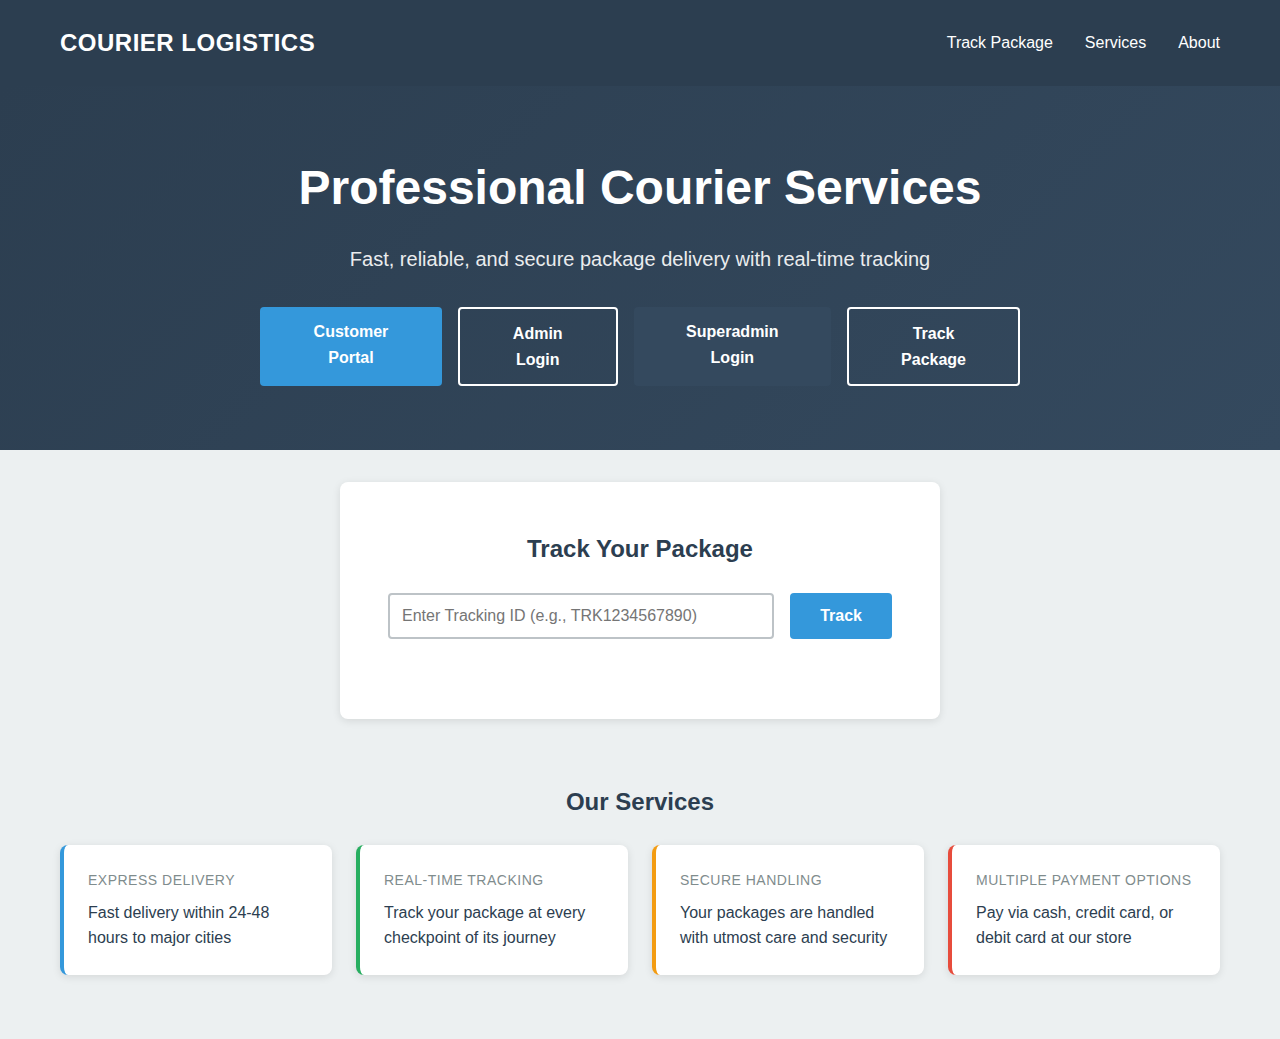
<file: frontend-app/index.html>
<!DOCTYPE html>
<html lang="en">
<head>
    <meta charset="UTF-8">
    <meta name="viewport" content="width=device-width, initial-scale=1.0">
    <title>Courier Logistics Management System</title>
    <link rel="stylesheet" href="css/style.css">
</head>
<body>
    <header class="header">
        <div class="header-container">
            <div class="logo">COURIER LOGISTICS</div>
            <nav>
                <ul class="nav-links">
                    <li><a href="#track">Track Package</a></li>
                    <li><a href="#services">Services</a></li>
                    <li><a href="#about">About</a></li>
                </ul>
            </nav>
        </div>
    </header>

    <section class="hero">
        <div class="hero-content">
            <h1>Professional Courier Services</h1>
            <p>Fast, reliable, and secure package delivery with real-time tracking</p>
            <div class="btn-group">
                <a href="pages/customer-login.html" class="btn btn-primary">Customer Portal</a>
                <a href="pages/admin-login.html" class="btn btn-outline">Admin Login</a>
                <a href="pages/superadmin-login.html" class="btn btn-secondary">Superadmin Login</a>
                <a href="#track" class="btn btn-outline">Track Package</a>
            </div>
        </div>
    </section>

    <section id="track" class="tracking-section">
        <h2 class="text-center mb-3">Track Your Package</h2>
        <form class="tracking-form" id="tracking-form">
            <input type="text" class="form-control" id="tracking-id" placeholder="Enter Tracking ID (e.g., TRK1234567890)" required>
            <button type="submit" class="btn btn-primary">Track</button>
        </form>
        <div id="tracking-result"></div>
    </section>

    <section id="services" class="container">
        <h2 class="text-center mb-3">Our Services</h2>
        <div class="stats-grid">
            <div class="stat-card">
                <div class="stat-label">Express Delivery</div>
                <p>Fast delivery within 24-48 hours to major cities</p>
            </div>
            <div class="stat-card success">
                <div class="stat-label">Real-Time Tracking</div>
                <p>Track your package at every checkpoint of its journey</p>
            </div>
            <div class="stat-card warning">
                <div class="stat-label">Secure Handling</div>
                <p>Your packages are handled with utmost care and security</p>
            </div>
            <div class="stat-card danger">
                <div class="stat-label">Multiple Payment Options</div>
                <p>Pay via cash, credit card, or debit card at our store</p>
            </div>
        </div>
    </section>

    <script src="js/main.js"></script>
</body>
</html>
</file>
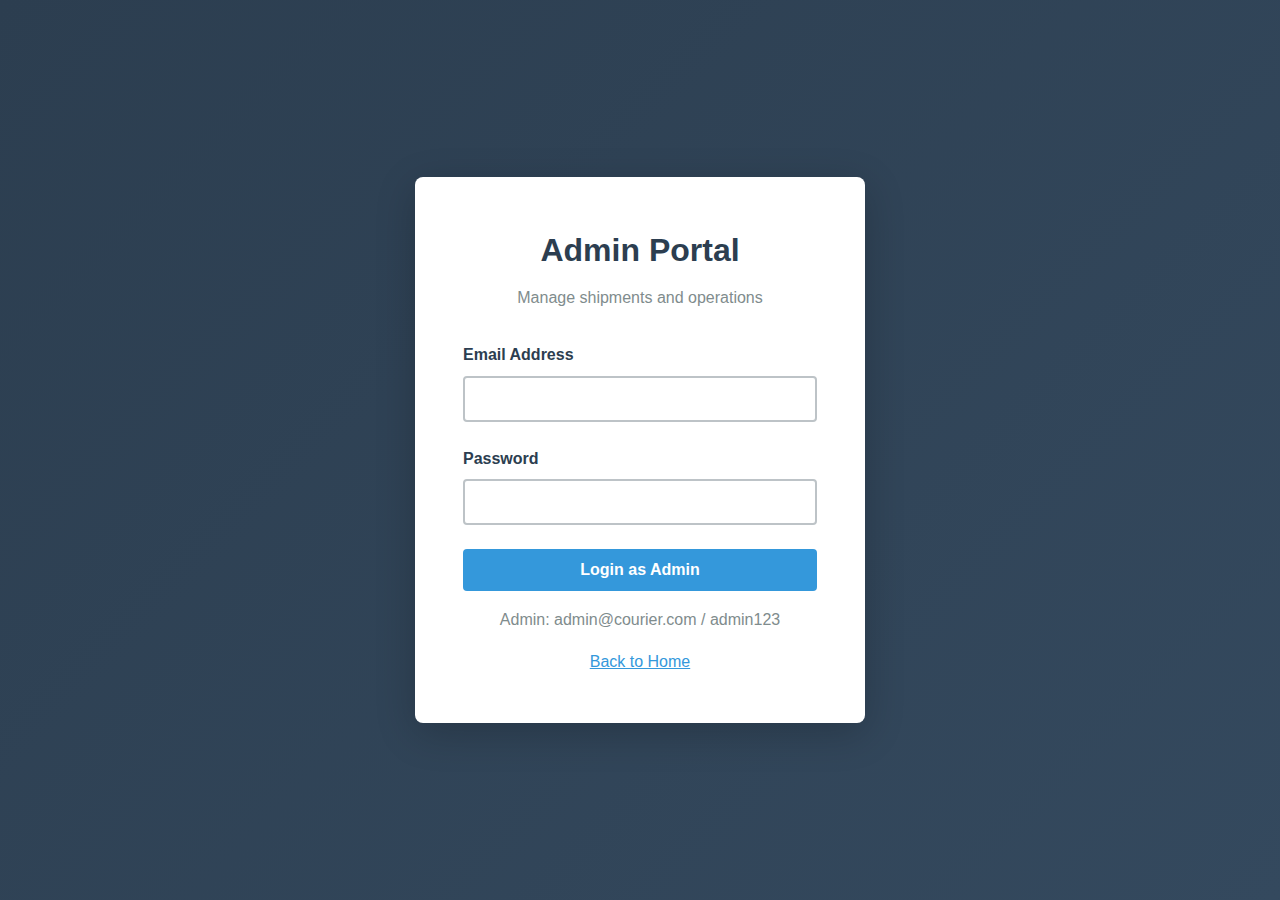
<file: frontend-app/dashboards/admin-dashboard.html>
<!DOCTYPE html>
<html lang="en">
<head>
    <meta charset="UTF-8">
    <title>Admin Dashboard</title>
    <link rel="stylesheet" href="../css/style.css">
</head>
<body>
    <header class="header">
        <div class="header-container">
            <div class="logo">COURIER LOGISTICS - ADMIN</div>
            <div>
                <span id="user-name" style="margin-right: 15px; color: white;"></span>
                <button class="btn btn-secondary" onclick="logout()">Logout</button>
            </div>
        </div>
    </header>
    <div class="dashboard-layout">
        <aside class="sidebar">
            <ul class="sidebar-nav">
                <li><a href="#" onclick="showSection('create')">Create Shipment</a></li>
                <li><a href="#" class="active" onclick="showSection('overview')">Dashboard</a></li>
                <li><a href="#" onclick="showSection('shipments')">All Shipments</a></li>
            </ul>
        </aside>
        <main class="main-content">
            <div id="overview-section">
                <h2>Dashboard Overview</h2>
                <div class="stats-grid">
                    <div class="stat-card"><div class="stat-label">Total Shipments</div><div class="stat-value" id="total">0</div></div>
                    <div class="stat-card success"><div class="stat-label">Delivered</div><div class="stat-value" id="delivered">0</div></div>
                    <div class="stat-card warning"><div class="stat-label">In Transit</div><div class="stat-value" id="transit">0</div></div>
                    <div class="stat-card"><div class="stat-label">Total Customers</div><div class="stat-value" id="customers">0</div></div>
                </div>
            </div>
            <div id="shipments-section" style="display:none;">
                <h2 class="mb-3">All Shipments</h2>
                <div id="shipments-list"></div>
            </div>
        
            <div id="create-section" style="display:none">
                <h2>Create Shipment</h2>
                <form id="create-form-admin" class="card">
                    <div class="form-group">
                        <label class="form-label">Assign to Customer (Email)</label>
                        <input type="email" class="form-control" id="customer-email" required>
                    </div>

                    <h3 class="mt-2">Sender</h3>
                    <div class="form-group">
                        <label class="form-label">Sender Name</label>
                        <input type="text" class="form-control" id="sender-name" required>
                    </div>
                    <div class="form-group">
                        <label class="form-label">Sender Phone</label>
                        <input type="tel" class="form-control" id="sender-phone" required>
                    </div>
                    <div class="form-group">
                        <label class="form-label">Sender Address</label>
                        <textarea class="form-control" id="sender-address" required></textarea>
                    </div>

                    <h3 class="mt-2">Recipient</h3>
                    <div class="form-group">
                        <label class="form-label">Recipient Name</label>
                        <input type="text" class="form-control" id="recipient-name" required>
                    </div>
                    <div class="form-group">
                        <label class="form-label">Recipient Phone</label>
                        <input type="tel" class="form-control" id="recipient-phone" required>
                    </div>
                    <div class="form-group">
                        <label class="form-label">Recipient Address</label>
                        <textarea class="form-control" id="recipient-address" required></textarea>
                    </div>

                    <h3 class="mt-2">Package</h3>
                    <div class="form-group">
                        <label class="form-label">Package Weight (kg)</label>
                        <input type="number" step="0.1" class="form-control" id="package-weight" required>
                    </div>
                    <div class="form-group">
                        <label class="form-label">Package Description</label>
                        <textarea class="form-control" id="package-description"></textarea>
                    </div>

                    <h3 class="mt-2">Payment</h3>
                    <div class="form-group">
                        <label class="form-label">Payment Method</label>
                        <select class="form-select" id="payment-method" required>
                            <option value="">Select Payment Method</option>
                            <option value="cash">Cash</option>
                            <option value="credit">Credit Card</option>
                            <option value="debit">Debit Card</option>
                        </select>
                    </div>
                    <div class="form-group">
                        <label class="form-label">Amount Paid ($)</label>
                        <input type="number" step="0.01" class="form-control" id="amount-paid" required>
                    </div>
                    <div class="form-group">
                        <label class="form-label">Initial Status</label>
                        <select class="form-select" id="initial-status">
                            <option value="payment_received" selected>Payment Received</option>
                            <option value="in_transit">In Transit</option>
                            <option value="out_for_delivery">Out for Delivery</option>
                            <option value="delivered">Delivered</option>
                        </select>
                    </div>
                    <button type="submit" class="btn btn-primary">Create Shipment</button>
                </form>
            </div>

        </main>
    </div>
    <div id="update-modal" class="modal">
        <div class="modal-content">
            <div class="modal-header">
                <h3>Update Shipment Status</h3>
                <button class="modal-close" onclick="closeModal()">&times;</button>
            </div>
            <form id="update-form">
                <input type="hidden" id="update-id">
                <div class="form-group">
                    <label class="form-label">Status</label>
                    <select class="form-select" id="update-status" required>
                        <option value="payment_received">Payment Received</option>
                        <option value="in_transit">In Transit</option>
                        <option value="out_for_delivery">Out for Delivery</option>
                        <option value="delivered">Delivered</option>
                    </select>
                </div>
                <div class="form-group">
                    <label class="form-label">Location</label>
                    <input type="text" class="form-control" id="update-location">
                </div>
                <div class="form-group">
                    <label class="form-label">Notes</label>
                    <textarea class="form-control" id="update-notes"></textarea>
                </div>
                <button type="submit" class="btn btn-primary">Update Status</button>
            </form>
        </div>
    </div>
    <script src="../js/admin-dashboard.js"></script>
</body>
</html>
</file>
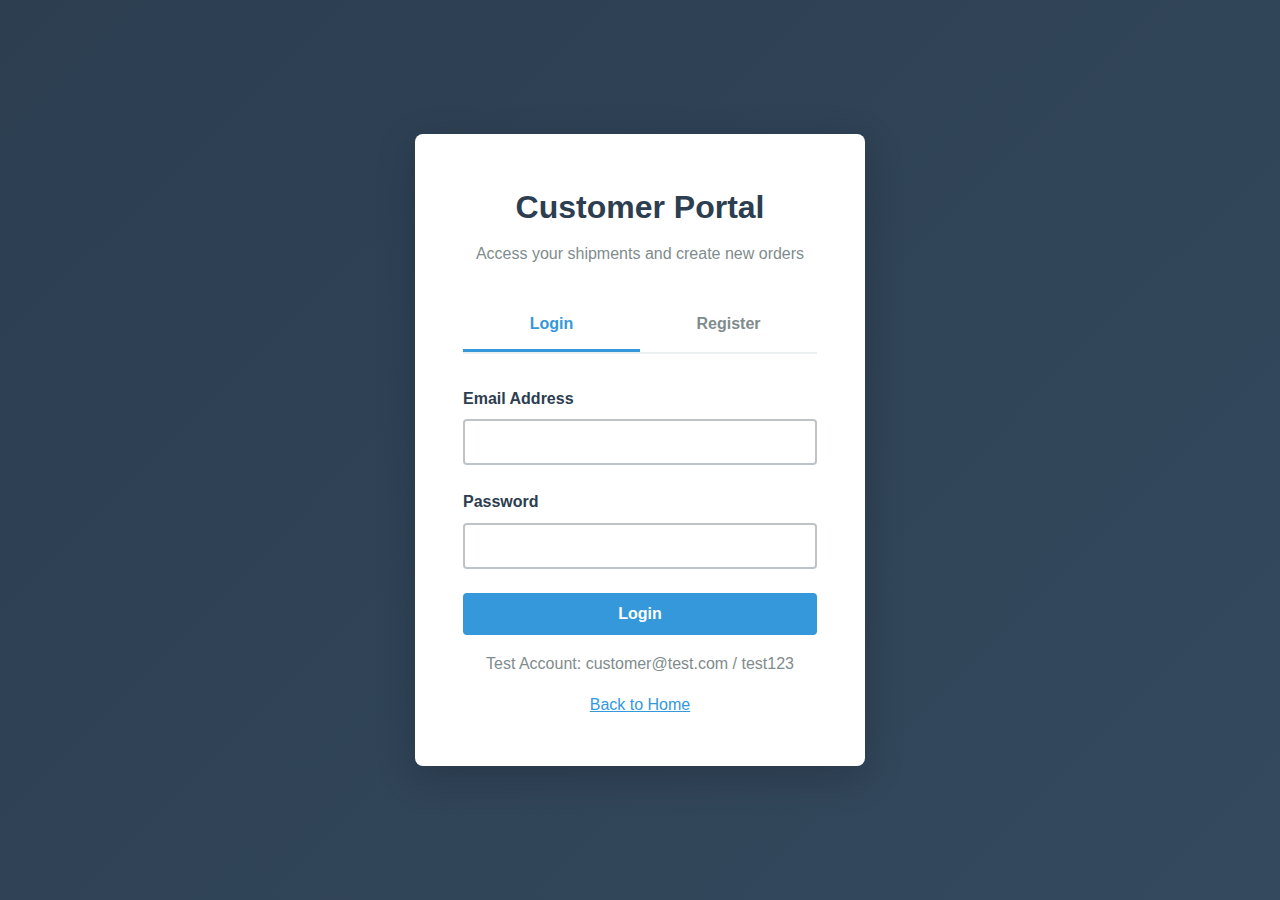
<file: frontend-app/dashboards/customer-dashboard.html>
<!DOCTYPE html>
<html lang="en">
<head>
    <meta charset="UTF-8">
    <meta name="viewport" content="width=device-width, initial-scale=1.0">
    <title>Customer Dashboard</title>
    <link rel="stylesheet" href="../css/style.css">
</head>
<body>
    <header class="header">
        <div class="header-container">
            <div class="logo">COURIER LOGISTICS</div>
            <div>
                <span id="user-name" style="margin-right: 15px; color: white;"></span>
                <button class="btn btn-secondary" onclick="logout()">Logout</button>
            </div>
        </div>
    </header>

    <div class="dashboard-layout">
        <aside class="sidebar">
            <ul class="sidebar-nav">
                <li><a href="#" class="active" onclick="showSection('overview')">Dashboard</a></li>
                <li><a href="#" onclick="showSection('shipments')">My Shipments</a></li>
            </ul>
        </aside>

        <main class="main-content">
            <div id="overview-section">
                <h2>Dashboard Overview</h2>
                <div class="stats-grid">
                    <div class="stat-card">
                        <div class="stat-label">Total Shipments</div>
                        <div class="stat-value" id="total-shipments">0</div>
                    </div>
                    <div class="stat-card success">
                        <div class="stat-label">Delivered</div>
                        <div class="stat-value" id="delivered-count">0</div>
                    </div>
                </div>
            </div>

            <div id="shipments-section" style="display:none;">
                <h2 class="mb-3">My Shipments</h2>
                <div id="shipments-list"></div>
            </div>
        </div>
        </main>
    </div>
    <script src="../js/customer-dashboard.js"></script>
</body>
</html>
</file>
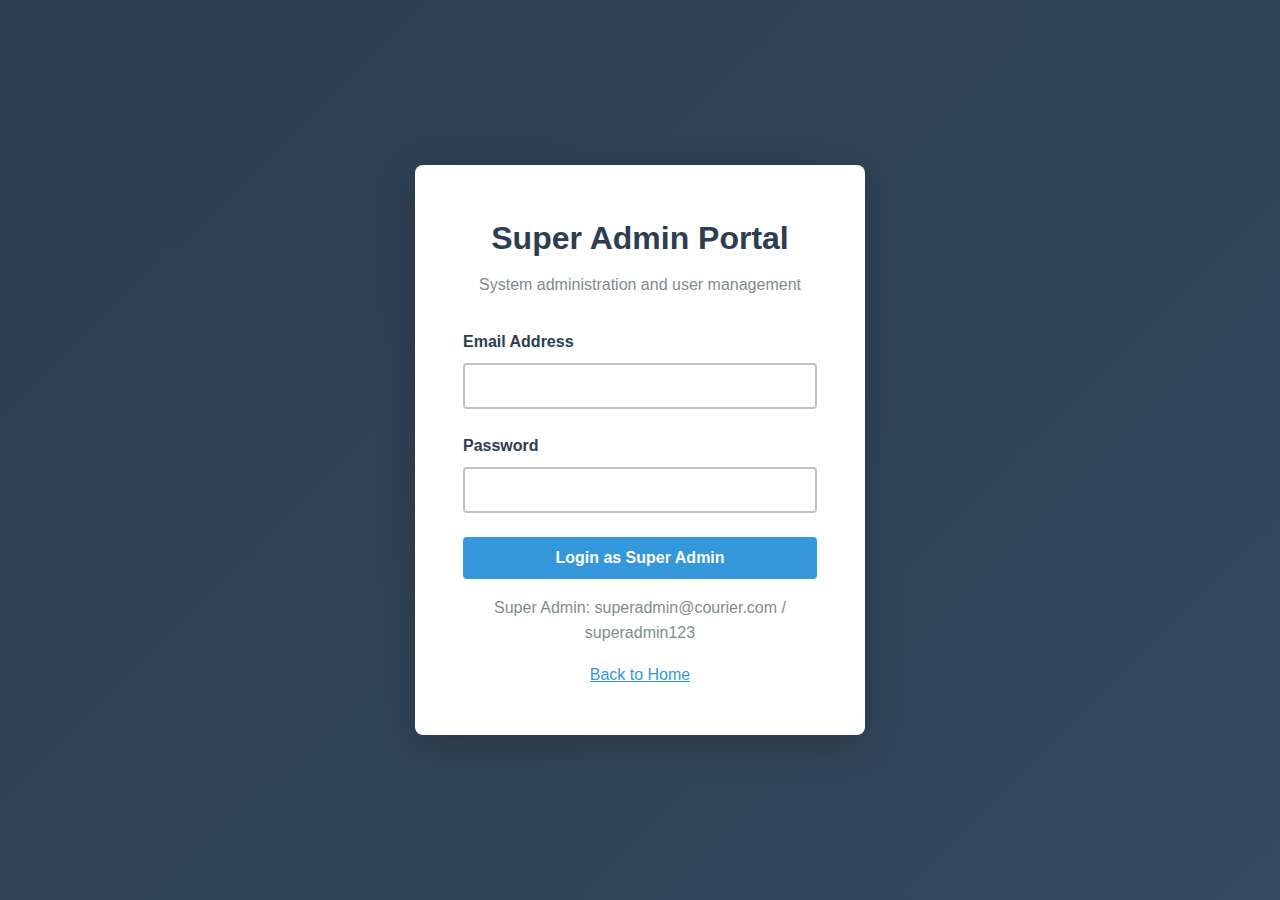
<file: frontend-app/dashboards/superadmin-dashboard.html>
<!DOCTYPE html>
<html lang="en">
<head>
    <meta charset="UTF-8">
    <meta name="viewport" content="width=device-width, initial-scale=1.0">
    <title>Super Admin Dashboard</title>
    <link rel="stylesheet" href="../css/style.css">
</head>
<body>
    <header class="header">
        <div class="header-container">
            <div class="logo">COURIER LOGISTICS - SUPER ADMIN</div>
            <div>
                <span id="user-name" style="margin-right: 15px; color: white;"></span>
                <button class="btn btn-secondary" onclick="logout()">Logout</button>
            </div>
        </div>
    </header>
    
    <div class="dashboard-layout">
        <aside class="sidebar">
            <ul class="sidebar-nav">
                <li><a href="#" class="active" onclick="showSection('overview')">Dashboard</a></li>
                <li><a href="#" onclick="showSection('users')">User Management</a></li>
                <li><a href="#" onclick="showSection('create-admin')">Create Admin</a></li>
                <li><a href="#" onclick="showSection('shipments')">All Shipments</a></li>
            </ul>
        </aside>
        
        <main class="main-content">

            <!-- Overview Section -->
            <div id="overview-section">
                <h2>System Overview</h2>
                <div class="stats-grid">
                    <div class="stat-card">
                        <div class="stat-label">Total Shipments</div>
                        <div class="stat-value" id="total">0</div>
                    </div>
                    <div class="stat-card success">
                        <div class="stat-label">Delivered</div>
                        <div class="stat-value" id="delivered">0</div>
                    </div>
                    <div class="stat-card warning">
                        <div class="stat-label">In Transit</div>
                        <div class="stat-value" id="transit">0</div>
                    </div>
                    <div class="stat-card">
                        <div class="stat-label">Total Customers</div>
                        <div class="stat-value" id="customers">0</div>
                    </div>
                </div>
            </div>

            <!-- User Management Section -->
            <div id="users-section" style="display:none;">
                <h2>User Management</h2>
                <div id="users-list"></div>
            </div>

            <!-- Create Admin Section -->
            <div id="create-admin-section" style="display:none;">
                <div class="card">
                    <h2>Create Admin Account</h2>
                    <form id="create-admin-form">
                        <div class="form-group">
                            <label class="form-label">Full Name</label>
                            <input type="text" class="form-control" id="admin-name" required>
                        </div>
                        <div class="form-group">
                            <label class="form-label">Email</label>
                            <input type="email" class="form-control" id="admin-email" required>
                        </div>
                        <div class="form-group">
                            <label class="form-label">Phone</label>
                            <input type="tel" class="form-control" id="admin-phone" required>
                        </div>
                        <div class="form-group">
                            <label class="form-label">Password</label>
                            <input type="password" class="form-control" id="admin-password" minlength="8" required>
                        </div>
                        <button type="submit" class="btn btn-primary">Create Admin</button>
                    </form>
                </div>
            </div>

            <!-- Shipments Section -->
            <div id="shipments-section" style="display:none;">
                <h2>All Shipments</h2>
                <div id="shipments-list"></div>
            </div>
        </main>
    </div>

    <!-- ✅ UPDATE STATUS MODAL ADDED ✅ -->
    <div id="update-modal" class="modal">
        <div class="modal-content">
            <div class="modal-header">
                <h3>Update Shipment Status</h3>
                <button class="modal-close" onclick="closeModal()">&times;</button>
            </div>
            <form id="update-form">
                <input type="hidden" id="update-id">
                
                <div class="form-group">
                    <label class="form-label">Status</label>
                    <select class="form-select" id="update-status" required>
                        <option value="payment_received">Payment Received</option>
                        <option value="in_transit">In Transit</option>
                        <option value="out_for_delivery">Out for Delivery</option>
                        <option value="delivered">Delivered</option>
                    </select>
                </div>

                <div class="form-group">
                    <label class="form-label">Location</label>
                    <input type="text" class="form-control" id="update-location" placeholder="Enter location..">
                </div>

                <div class="form-group">
                    <label class="form-label">Notes</label>
                    <textarea class="form-control" id="update-notes" placeholder="Notes (optional)..."></textarea>
                </div>

                <button type="submit" class="btn btn-primary">Update Status</button>
            </form>
        </div>
    </div>

    <script src="../js/superadmin-dashboard.js"></script>
</body>
</html>
</file>
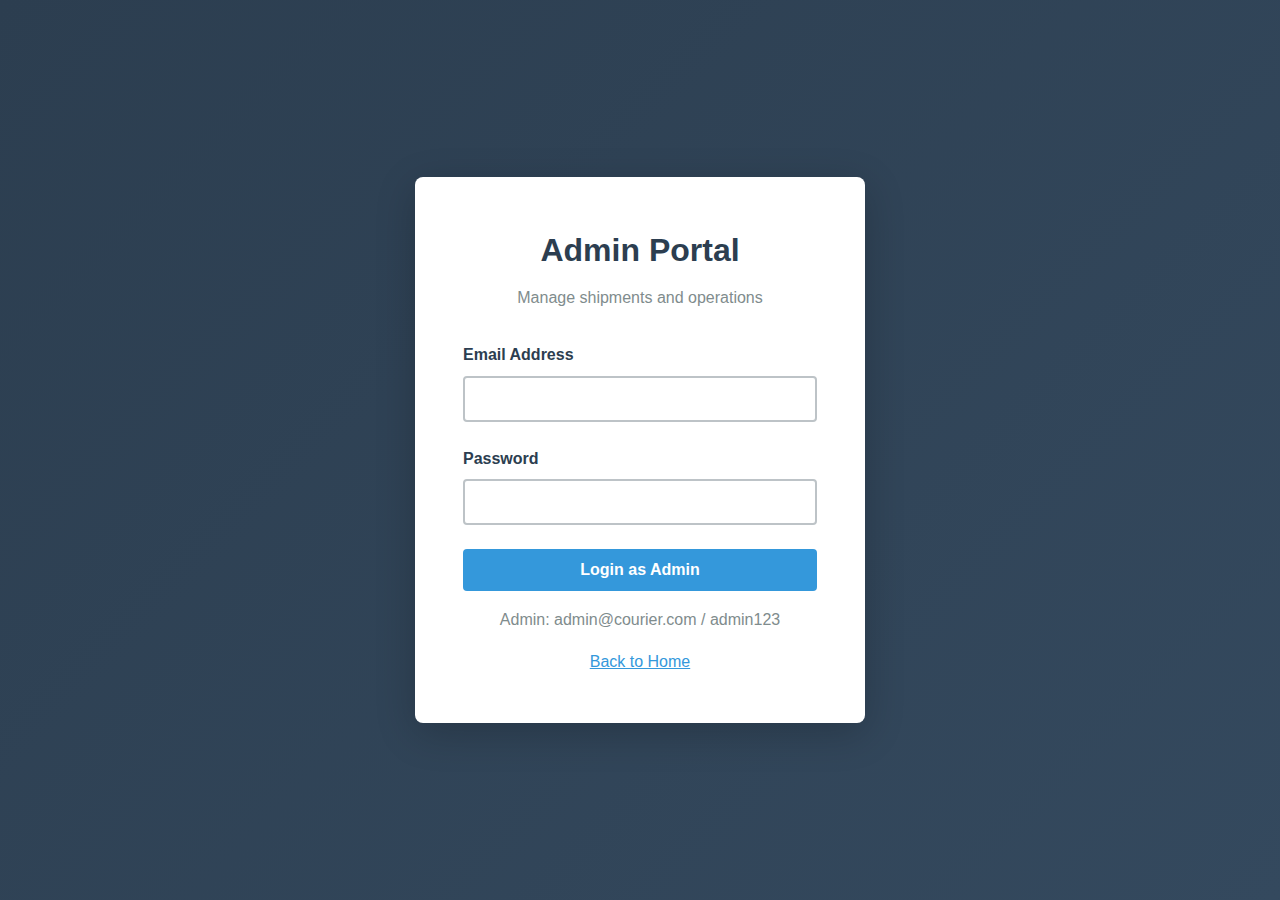
<file: frontend-app/pages/admin-login.html>
<!DOCTYPE html>
<html lang="en">
<head>
    <meta charset="UTF-8">
    <meta name="viewport" content="width=device-width, initial-scale=1.0">
    <title>Admin Login - Courier Logistics</title>
    <link rel="stylesheet" href="../css/style.css">
</head>
<body>
    <div class="auth-container">
        <div class="auth-card">
            <div class="auth-header">
                <h1 class="auth-title">Admin Portal</h1>
                <p class="auth-subtitle">Manage shipments and operations</p>
            </div>
            <form id="admin-login-form">
                <div class="form-group">
                    <label class="form-label">Email Address</label>
                    <input type="email" class="form-control" required>
                </div>
                <div class="form-group">
                    <label class="form-label">Password</label>
                    <input type="password" class="form-control" required>
                </div>
                <button type="submit" class="btn btn-primary" style="width: 100%;">Login as Admin</button>
            </form>
            <p class="text-center mt-2" style="color: #7F8C8D;">Admin: admin@courier.com / admin123</p>
            <div class="text-center mt-2">
                <a href="../index.html" style="color: var(--accent);">Back to Home</a>
            </div>
        </div>
    </div>
    <script src="../js/admin.js"></script>
</body>
</html>
</file>
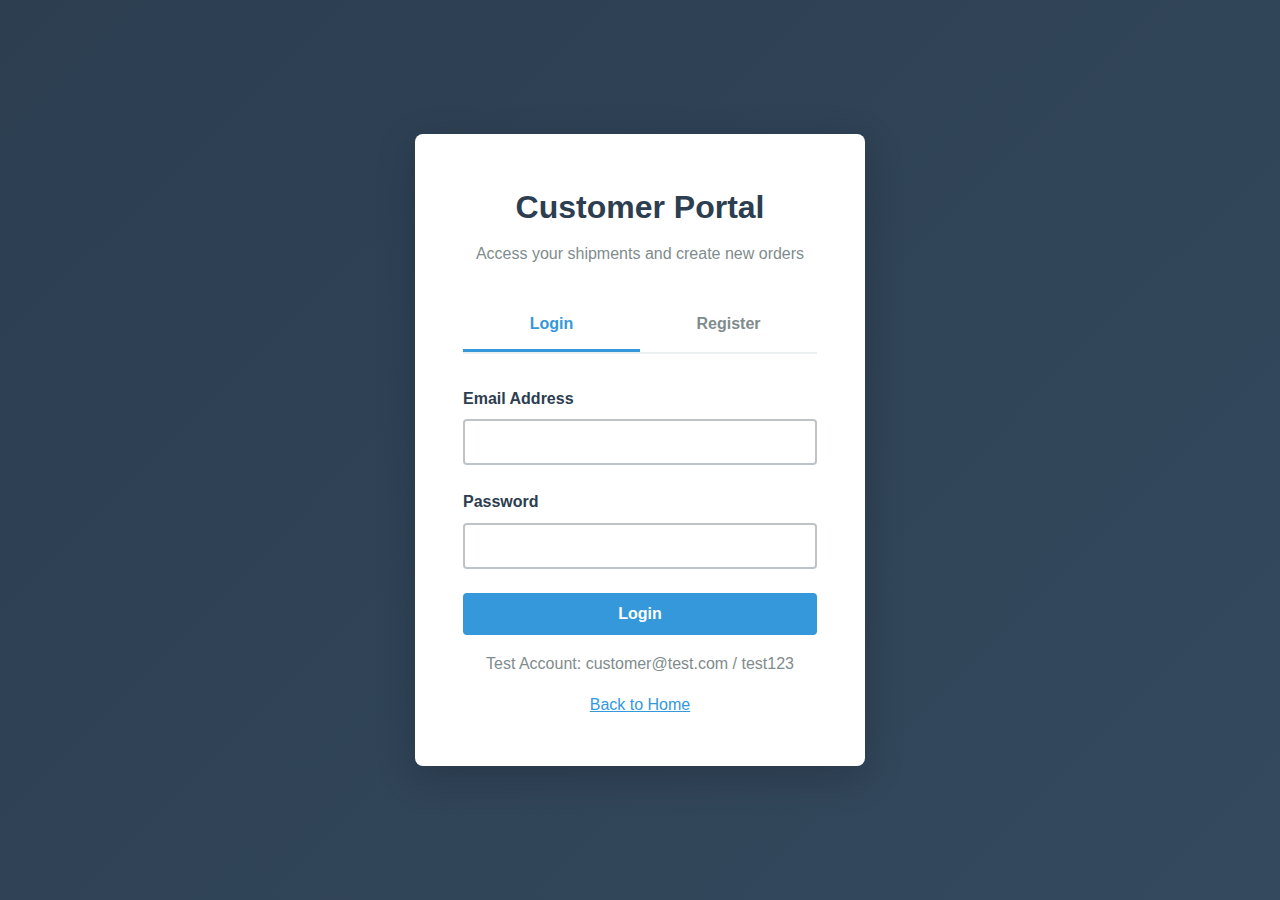
<file: frontend-app/pages/customer-login.html>
<!DOCTYPE html>
<html lang="en">
<head>
    <meta charset="UTF-8">
    <meta name="viewport" content="width=device-width, initial-scale=1.0">
    <title>Customer Login - Courier Logistics</title>
    <link rel="stylesheet" href="../css/style.css">
</head>
<body>
    <div class="auth-container">
        <div class="auth-card">
            <div class="auth-header">
                <h1 class="auth-title">Customer Portal</h1>
                <p class="auth-subtitle">Access your shipments and create new orders</p>
            </div>

            <div class="tabs">
                <button class="tab-btn active" onclick="showTab('login')">Login</button>
                <button class="tab-btn" onclick="showTab('register')">Register</button>
            </div>

            <div id="login-tab" class="tab-content active">
                <form id="login-form">
                    <div class="form-group">
                        <label class="form-label">Email Address</label>
                        <input type="email" class="form-control" id="login-email" required>
                    </div>
                    <div class="form-group">
                        <label class="form-label">Password</label>
                        <input type="password" class="form-control" id="login-password" required>
                    </div>
                    <button type="submit" class="btn btn-primary" style="width: 100%;">Login</button>
                </form>
                <p class="text-center mt-2" style="color: #7F8C8D;">Test Account: customer@test.com / test123</p>
            </div>

            <div id="register-tab" class="tab-content">
                <form id="register-form">
                    <div class="form-group">
                        <label class="form-label">Full Name</label>
                        <input type="text" class="form-control" id="reg-name" required>
                    </div>
                    <div class="form-group">
                        <label class="form-label">Email Address</label>
                        <input type="email" class="form-control" id="reg-email" required>
                    </div>
                    <div class="form-group">
                        <label class="form-label">Phone Number</label>
                        <input type="tel" class="form-control" id="reg-phone" required>
                    </div>
                    <div class="form-group">
                        <label class="form-label">Password</label>
                        <input type="password" class="form-control" id="reg-password" required>
                    </div>
                    <button type="submit" class="btn btn-primary" style="width: 100%;">Register</button>
                </form>
            </div>

            <div class="text-center mt-2">
                <a href="../index.html" style="color: var(--accent);">Back to Home</a>
            </div>
        </div>
    </div>
    <script src="../js/customer.js"></script>
</body>
</html>
</file>
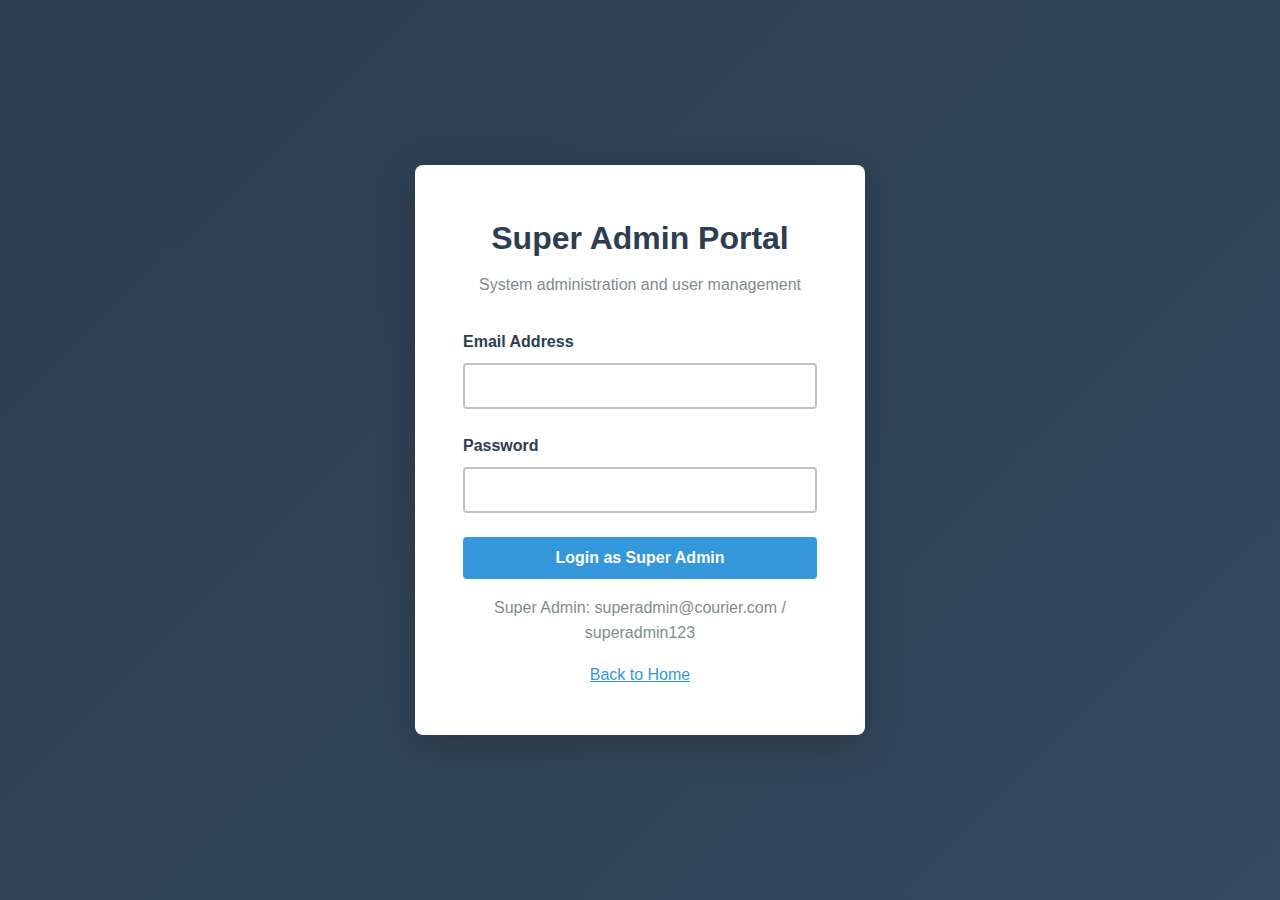
<file: frontend-app/pages/superadmin-login.html>
<!DOCTYPE html>
<html lang="en">
<head>
    <meta charset="UTF-8">
    <meta name="viewport" content="width=device-width, initial-scale=1.0">
    <title>Super Admin Login - Courier Logistics</title>
    <link rel="stylesheet" href="../css/style.css">
</head>
<body>
    <div class="auth-container">
        <div class="auth-card">
            <div class="auth-header">
                <h1 class="auth-title">Super Admin Portal</h1>
                <p class="auth-subtitle">System administration and user management</p>
            </div>
            <form id="superadmin-login-form">
                <div class="form-group">
                    <label class="form-label">Email Address</label>
                    <input type="email" class="form-control" required>
                </div>
                <div class="form-group">
                    <label class="form-label">Password</label>
                    <input type="password" class="form-control" required>
                </div>
                <button type="submit" class="btn btn-primary" style="width: 100%;">Login as Super Admin</button>
            </form>
            <p class="text-center mt-2" style="color: #7F8C8D;">Super Admin: superadmin@courier.com / superadmin123</p>
            <div class="text-center mt-2">
                <a href="../index.html" style="color: var(--accent);">Back to Home</a>
            </div>
        </div>
    </div>
    <script src="../js/superadmin.js"></script>
</body>
</html>
</file>
<file: frontend-app/css/style.css>
* {
    margin: 0;
    padding: 0;
    box-sizing: border-box;
}

:root {
    --primary: #2C3E50;
    --secondary: #34495E;
    --accent: #3498DB;
    --success: #27AE60;
    --warning: #F39C12;
    --danger: #E74C3C;
    --light: #ECF0F1;
    --dark: #2C3E50;
    --white: #FFFFFF;
    --border: #BDC3C7;
    --shadow: rgba(0,0,0,0.1);
}

body {
    font-family: 'Segoe UI', 'Roboto', 'Helvetica Neue', Arial, sans-serif;
    line-height: 1.6;
    color: var(--dark);
    background: var(--light);
}

/* Header */
.header {
    background: var(--primary);
    color: var(--white);
    padding: 1.5rem 0;
    box-shadow: 0 2px 10px var(--shadow);
}

.header-container {
    max-width: 1200px;
    margin: 0 auto;
    padding: 0 20px;
    display: flex;
    justify-content: space-between;
    align-items: center;
}

.logo {
    font-size: 1.5rem;
    font-weight: 700;
    letter-spacing: 0.5px;
}

.nav-links {
    display: flex;
    gap: 2rem;
    list-style: none;
}

.nav-links a {
    color: var(--white);
    text-decoration: none;
    font-weight: 500;
    transition: color 0.3s;
}

.nav-links a:hover {
    color: var(--accent);
}

/* Hero Section */
.hero {
    background: linear-gradient(135deg, var(--primary) 0%, var(--secondary) 100%);
    color: var(--white);
    padding: 4rem 0;
    text-align: center;
}

.hero-content {
    max-width: 800px;
    margin: 0 auto;
    padding: 0 20px;
}

.hero h1 {
    font-size: 3rem;
    margin-bottom: 1rem;
    font-weight: 700;
}

.hero p {
    font-size: 1.25rem;
    margin-bottom: 2rem;
    opacity: 0.9;
}

/* Buttons */
.btn {
    display: inline-block;
    padding: 12px 30px;
    border: none;
    border-radius: 4px;
    font-size: 1rem;
    font-weight: 600;
    text-decoration: none;
    cursor: pointer;
    transition: all 0.3s;
    text-align: center;
}

.btn-sm {
    padding: 6px 12px;
    font-size: 0.875rem;
    font-weight: 500;
    margin: 0 2px;
}

.btn-primary {
    background: var(--accent);
    color: var(--white);
}

.btn-primary:hover {
    background: #2980B9;
    transform: translateY(-2px);
    box-shadow: 0 4px 12px rgba(52, 152, 219, 0.3);
}

.btn-secondary {
    background: var(--secondary);
    color: var(--white);
}

.btn-secondary:hover {
    background: #2C3E50;
}

.btn-success {
    background: var(--success);
    color: var(--white);
}

.btn-danger {
    background: var(--danger);
    color: var(--white);
}

.btn-danger:hover {
    background: #C0392B;
    transform: translateY(-2px);
    box-shadow: 0 4px 12px rgba(231, 76, 60, 0.3);
}

.btn-outline {
    background: transparent;
    border: 2px solid var(--white);
    color: var(--white);
}

.btn-outline:hover {
    background: var(--white);
    color: var(--primary);
}

.btn-group {
    display: flex;
    gap: 1rem;
    justify-content: center;
    margin-top: 2rem;
}

/* Container */
.container {
    max-width: 1200px;
    margin: 0 auto;
    padding: 2rem 20px;
}

/* Cards */
.card {
    background: var(--white);
    border-radius: 8px;
    padding: 2rem;
    box-shadow: 0 2px 8px var(--shadow);
    margin-bottom: 2rem;
}

.card-header {
    border-bottom: 2px solid var(--light);
    padding-bottom: 1rem;
    margin-bottom: 1.5rem;
}

.card-title {
    font-size: 1.5rem;
    font-weight: 600;
    color: var(--primary);
}

/* Forms */
.form-group {
    margin-bottom: 1.5rem;
}

.form-label {
    display: block;
    margin-bottom: 0.5rem;
    font-weight: 600;
    color: var(--dark);
}

.form-control {
    width: 100%;
    padding: 12px;
    border: 2px solid var(--border);
    border-radius: 4px;
    font-size: 1rem;
    transition: border-color 0.3s;
}

.form-control:focus {
    outline: none;
    border-color: var(--accent);
}

.form-select {
    width: 100%;
    padding: 12px;
    border: 2px solid var(--border);
    border-radius: 4px;
    font-size: 1rem;
    background: var(--white);
    cursor: pointer;
}

textarea.form-control {
    min-height: 100px;
    resize: vertical;
}

/* Tables */
.table {
    width: 100%;
    border-collapse: collapse;
    background: var(--white);
    border-radius: 8px;
    overflow: hidden;
}

.table th {
    background: var(--primary);
    color: var(--white);
    padding: 1rem;
    text-align: left;
    font-weight: 600;
}

.table td {
    padding: 1rem;
    border-bottom: 1px solid var(--border);
}

.table tr:hover {
    background: var(--light);
}

/* Status Badges */
.badge {
    display: inline-block;
    padding: 0.35rem 0.75rem;
    border-radius: 20px;
    font-size: 0.875rem;
    font-weight: 600;
    text-transform: uppercase;
    letter-spacing: 0.5px;
}

.badge-payment {
    background: #FFF3CD;
    color: #856404;
}

.badge-transit {
    background: #CCE5FF;
    color: #004085;
}

.badge-delivery {
    background: #D1ECF1;
    color: #0C5460;
}

.badge-delivered {
    background: #D4EDDA;
    color: #155724;
}

.badge-active {
    background: var(--success);
    color: var(--white);
}

.badge-inactive {
    background: var(--danger);
    color: var(--white);
}

/* Stats Cards */
.stats-grid {
    display: grid;
    grid-template-columns: repeat(auto-fit, minmax(250px, 1fr));
    gap: 1.5rem;
    margin-bottom: 2rem;
}

.stat-card {
    background: var(--white);
    padding: 1.5rem;
    border-radius: 8px;
    box-shadow: 0 2px 8px var(--shadow);
    border-left: 4px solid var(--accent);
}

.stat-card.success {
    border-left-color: var(--success);
}

.stat-card.warning {
    border-left-color: var(--warning);
}

.stat-card.danger {
    border-left-color: var(--danger);
}

.stat-label {
    font-size: 0.875rem;
    color: #7F8C8D;
    text-transform: uppercase;
    letter-spacing: 0.5px;
    margin-bottom: 0.5rem;
}

.stat-value {
    font-size: 2rem;
    font-weight: 700;
    color: var(--primary);
}

/* Sidebar Navigation */
.dashboard-layout {
    display: flex;
    min-height: calc(100vh - 80px);
}

.sidebar {
    width: 250px;
    background: var(--white);
    border-right: 1px solid var(--border);
    padding: 2rem 0;
}

.sidebar-nav {
    list-style: none;
}

.sidebar-nav li {
    margin-bottom: 0.5rem;
}

.sidebar-nav a {
    display: block;
    padding: 0.75rem 1.5rem;
    color: var(--dark);
    text-decoration: none;
    transition: all 0.3s;
}

.sidebar-nav a:hover,
.sidebar-nav a.active {
    background: var(--light);
    color: var(--accent);
    border-left: 4px solid var(--accent);
}

.main-content {
    flex: 1;
    padding: 2rem;
}

/* Tracking Section */
.tracking-section {
    background: var(--white);
    padding: 3rem;
    border-radius: 8px;
    box-shadow: 0 2px 8px var(--shadow);
    max-width: 600px;
    margin: 2rem auto;
}

.tracking-form {
    display: flex;
    gap: 1rem;
    margin-bottom: 2rem;
}

.tracking-form input {
    flex: 1;
}

.timeline {
    position: relative;
    padding-left: 2rem;
}

.timeline-item {
    position: relative;
    padding-bottom: 2rem;
}

.timeline-item::before {
    content: '';
    position: absolute;
    left: -2rem;
    top: 0;
    width: 12px;
    height: 12px;
    border-radius: 50%;
    background: var(--accent);
    border: 3px solid var(--white);
    box-shadow: 0 0 0 2px var(--accent);
}

.timeline-item::after {
    content: '';
    position: absolute;
    left: -1.6rem;
    top: 12px;
    width: 2px;
    height: calc(100% - 12px);
    background: var(--border);
}

.timeline-item:last-child::after {
    display: none;
}

.timeline-content {
    background: var(--light);
    padding: 1rem;
    border-radius: 4px;
}

.timeline-status {
    font-weight: 600;
    color: var(--primary);
    margin-bottom: 0.25rem;
}

.timeline-time {
    font-size: 0.875rem;
    color: #7F8C8D;
}

/* Login/Auth Pages */
.auth-container {
    min-height: 100vh;
    display: flex;
    align-items: center;
    justify-content: center;
    background: linear-gradient(135deg, var(--primary) 0%, var(--secondary) 100%);
}

.auth-card {
    background: var(--white);
    padding: 3rem;
    border-radius: 8px;
    box-shadow: 0 10px 40px rgba(0,0,0,0.2);
    width: 100%;
    max-width: 450px;
}

.auth-header {
    text-align: center;
    margin-bottom: 2rem;
}

.auth-title {
    font-size: 2rem;
    color: var(--primary);
    margin-bottom: 0.5rem;
}

.auth-subtitle {
    color: #7F8C8D;
}

.tabs {
    display: flex;
    gap: 0;
    margin-bottom: 2rem;
    border-bottom: 2px solid var(--light);
}

.tab-btn {
    flex: 1;
    padding: 1rem;
    background: transparent;
    border: none;
    font-size: 1rem;
    font-weight: 600;
    color: #7F8C8D;
    cursor: pointer;
    transition: all 0.3s;
    border-bottom: 3px solid transparent;
}

.tab-btn.active {
    color: var(--accent);
    border-bottom-color: var(--accent);
}

.tab-content {
    display: none;
}

.tab-content.active {
    display: block;
    animation: fadeIn 0.3s;
}

@keyframes fadeIn {
    from { opacity: 0; transform: translateY(10px); }
    to { opacity: 1; transform: translateY(0); }
}

/* Alerts */
.alert {
    padding: 1rem;
    border-radius: 4px;
    margin-bottom: 1rem;
}

.alert-success {
    background: #D4EDDA;
    color: #155724;
    border: 1px solid #C3E6CB;
}

.alert-danger {
    background: #F8D7DA;
    color: #721C24;
    border: 1px solid #F5C6CB;
}

.alert-info {
    background: #D1ECF1;
    color: #0C5460;
    border: 1px solid #BEE5EB;
}

/* Modal */
.modal {
    display: none;
    position: fixed;
    top: 0;
    left: 0;
    width: 100%;
    height: 100%;
    background: rgba(0,0,0,0.5);
    z-index: 1000;
}

.modal.active {
    display: flex;
    align-items: center;
    justify-content: center;
}

.modal-content {
    background: var(--white);
    padding: 2rem;
    border-radius: 8px;
    max-width: 500px;
    width: 90%;
    max-height: 90vh;
    overflow-y: auto;
}

.modal-header {
    display: flex;
    justify-content: space-between;
    align-items: center;
    margin-bottom: 1.5rem;
}

.modal-close {
    background: none;
    border: none;
    font-size: 1.5rem;
    cursor: pointer;
    color: #7F8C8D;
}

/* Responsive */
@media (max-width: 768px) {
    .hero h1 {
        font-size: 2rem;
    }
    
    .dashboard-layout {
        flex-direction: column;
    }
    
    .sidebar {
        width: 100%;
        border-right: none;
        border-bottom: 1px solid var(--border);
    }
    
    .btn-group {
        flex-direction: column;
    }
    
    .stats-grid {
        grid-template-columns: 1fr;
    }
}

.text-center { text-align: center; }
.mt-1 { margin-top: 0.5rem; }
.mt-2 { margin-top: 1rem; }
.mb-2 { margin-bottom: 1rem; }
.mb-3 { margin-bottom: 1.5rem; }
</file>
